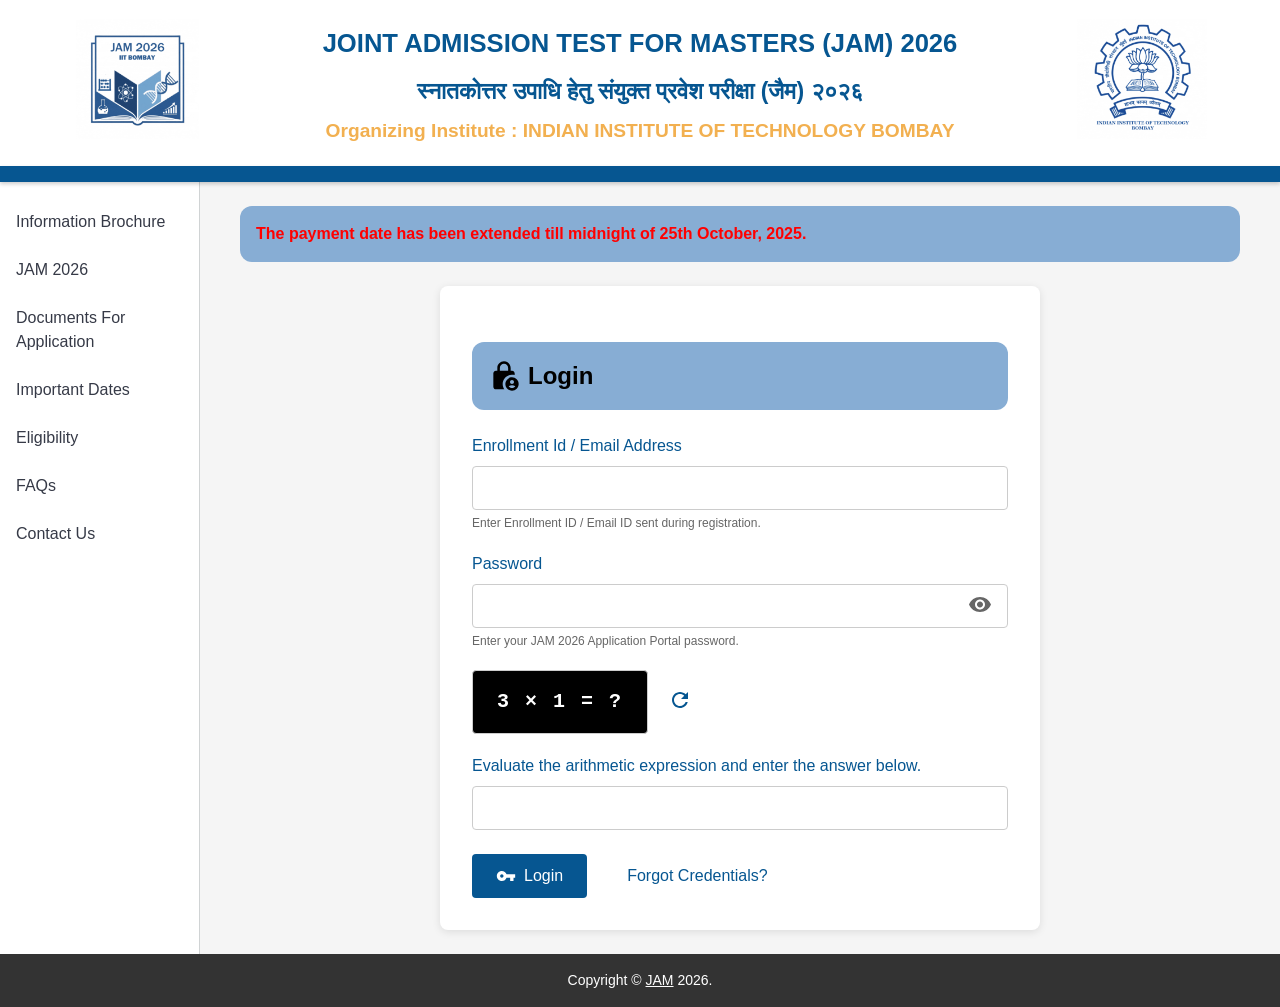
<file: index.html>
<!DOCTYPE html>
<html lang="en">
<head>
    <meta charset="UTF-8">
    <meta name="viewport" content="width=device-width, initial-scale=1.0">
    <title>JOAPS - JAM 2026 Login</title>
    <link rel="icon" type="image/x-icon" href="https://joaps.iitb.ac.in/favicon.ico">
    <link rel="stylesheet" href="styles.css">
</head>
<body>
    <!-- Header -->
    <header class="header">
        <div class="container">
            <div class="header-content">
                <div class="logo-section">
                    <img src="JOAPS_files/joaps_logo.50374391.png" alt="JAM Logo" class="logo">
                </div>
                <div class="title-section">
                    <h1 class="main-title">JOINT ADMISSION TEST FOR MASTERS (JAM) 2026</h1>
                    <h1 class="main-title-hindi">स्नातकोत्तर उपाधि हेतु संयुक्त प्रवेश परीक्षा (जैम) २०२६</h1>
                    <p class="org-title">Organizing Institute : INDIAN INSTITUTE OF TECHNOLOGY BOMBAY</p>
                </div>
                <div class="logo-section">
                    <img src="JOAPS_files/org_logo.edcf7fdf.png" alt="IIT Bombay Logo" class="logo">
                </div>
            </div>
        </div>
    </header>

    <!-- Navigation -->
    <nav class="navbar">
        <div class="nav-container">
            <button class="menu-toggle" id="menuToggle">
                <span></span>
                <span></span>
                <span></span>
            </button>
        </div>
    </nav>

    <!-- Main Content -->
    <div class="main-wrapper">
        <!-- Sidebar -->
        <aside class="sidebar" id="sidebar">
            <ul class="sidebar-menu">
                <li><a href="https://jam2026.iitb.ac.in/InfoBrochure.html" target="_blank">Information Brochure</a></li>
                <li><a href="https://jam2026.iitb.ac.in/" target="_blank">JAM 2026</a></li>
                <li><a href="https://jam2026.iitb.ac.in/DocReq.html" target="_blank">Documents For Application</a></li>
                <li><a href="https://jam2026.iitb.ac.in/ImpDates.html" target="_blank">Important Dates</a></li>
                <li><a href="https://jam2026.iitb.ac.in/examEligibilityreq.html" target="_blank">Eligibility</a></li>
                <li><a href="https://jam2026.iitb.ac.in/Faqs.html" target="_blank">FAQs</a></li>
                <li><a href="https://jam2026.iitb.ac.in/Contact.html" target="_blank">Contact Us</a></li>
            </ul>
        </aside>

        <!-- Main Content Area -->
        <main class="content">
            <div class="container">
                <!-- Notice -->
                <p class="notice">The payment date has been extended till midnight of 25th October, 2025.</p>

                <!-- Login Form -->
                <div class="login-box">
                    <h2 class="login-title">
                        <svg class="lock-icon" viewBox="0 0 24 24">
                            <path d="M18 11c.7 0 1.37.1 2 .29V10c0-1.1-.9-2-2-2h-1V6c0-2.76-2.24-5-5-5S7 3.24 7 6v2H6c-1.1 0-2 .9-2 2v10c0 1.1.9 2 2 2h6.26c-.79-1.13-1.26-2.51-1.26-4 0-3.87 3.13-7 7-7M8.9 6c0-1.71 1.39-3.1 3.1-3.1s3.1 1.39 3.1 3.1v2H8.9z"/>
                            <path d="M18 13c-2.76 0-5 2.24-5 5s2.24 5 5 5 5-2.24 5-5-2.24-5-5-5m0 2c.83 0 1.5.67 1.5 1.5S18.83 18 18 18s-1.5-.67-1.5-1.5.67-1.5 1.5-1.5m0 6c-1.03 0-1.94-.52-2.48-1.32.73-.42 1.57-.68 2.48-.68s1.75.26 2.48.68c-.54.8-1.45 1.32-2.48 1.32"/>
                        </svg>
                        Login
                    </h2>

                    <form id="loginForm" novalidate>
                        <!-- Username Field -->
                        <div class="form-group">
                            <label for="username">Enrollment Id / Email Address</label>
                            <input 
                                type="text" 
                                id="username" 
                                name="username" 
                                autocomplete="username"
                                required
                                class="form-control"
                            >
                            <p class="helper-text">Enter Enrollment ID / Email ID sent during registration.</p>
                            <p class="error-text" id="usernameError">Enter a valid Enrollment ID / Email ID!</p>
                        </div>

                        <!-- Password Field -->
                        <div class="form-group">
                            <label for="password">Password</label>
                            <div class="password-wrapper">
                                <input 
                                    type="password" 
                                    id="password" 
                                    name="password" 
                                    maxlength="18"
                                    required
                                    class="form-control"
                                >
                                <button type="button" class="toggle-password" id="togglePassword">
                                    <svg class="eye-icon" viewBox="0 0 24 24">
                                        <path d="M12 4.5C7 4.5 2.73 7.61 1 12c1.73 4.39 6 7.5 11 7.5s9.27-3.11 11-7.5c-1.73-4.39-6-7.5-11-7.5M12 17c-2.76 0-5-2.24-5-5s2.24-5 5-5 5 2.24 5 5-2.24 5-5 5m0-8c-1.66 0-3 1.34-3 3s1.34 3 3 3 3-1.34 3-3-1.34-3-3-3"/>
                                    </svg>
                                </button>
                            </div>
                            <p class="helper-text">Enter your JAM 2026 Application Portal password.</p>
                        </div>

                        <!-- Captcha -->
                        <div class="form-group captcha-group">
                            <div class="captcha-display" id="captchaDisplay">
                                <span id="captchaText"></span>
                            </div>
                            <button type="button" class="refresh-captcha" id="refreshCaptcha">
                                <svg viewBox="0 0 24 24">
                                    <path d="M17.65 6.35C16.2 4.9 14.21 4 12 4c-4.42 0-7.99 3.58-7.99 8s3.57 8 7.99 8c3.73 0 6.84-2.55 7.73-6h-2.08c-.82 2.33-3.04 4-5.65 4-3.31 0-6-2.69-6-6s2.69-6 6-6c1.66 0 3.14.69 4.22 1.78L13 11h7V4z"/>
                                </svg>
                            </button>
                        </div>

                        <div class="form-group">
                            <label for="captcha">Evaluate the arithmetic expression and enter the answer below.</label>
                            <input 
                                type="text" 
                                id="captcha" 
                                name="captcha" 
                                inputmode="numeric"
                                maxlength="3"
                                class="form-control"
                            >
                        </div>

                        <!-- Submit Buttons -->
                        <div class="form-actions">
                            <button type="submit" class="btn btn-primary">
                                <svg viewBox="0 0 24 24">
                                    <path d="M12.65 10C11.83 7.67 9.61 6 7 6c-3.31 0-6 2.69-6 6s2.69 6 6 6c2.61 0 4.83-1.67 5.65-4H17v4h4v-4h2v-4zM7 14c-1.1 0-2-.9-2-2s.9-2 2-2 2 .9 2 2-.9 2-2 2"/>
                                </svg>
                                Login
                            </button>
                            <button type="button" class="btn btn-link" id="forgotCredentials">
                                Forgot Credentials?
                            </button>
                        </div>
                    </form>
                </div>
            </div>
        </main>
    </div>

    <!-- Footer -->
    <footer class="footer">
        <div class="container">
            <p>Copyright © <a href="https://jam2026.iitb.ac.in/" target="_blank">JAM</a> 2026.</p>
        </div>
    </footer>

    <script src="script.js"></script>
</body>
</html>
</file>
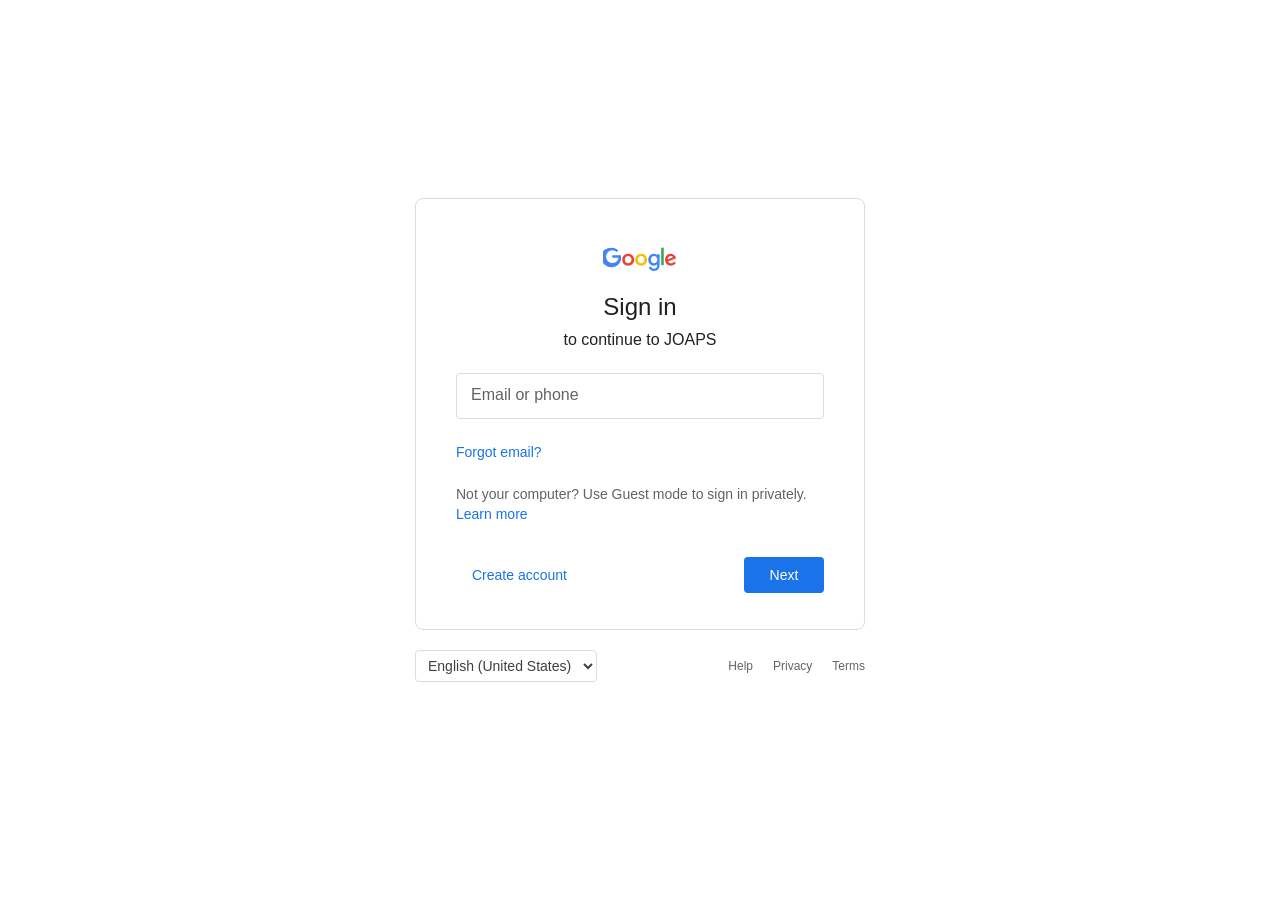
<file: auth.html>
<!DOCTYPE html><html lang="en"><head><meta charset="UTF-8"><meta name="viewport" content="width=device-width, initial-scale=1.0"><title>&#83;&#105;&#103;&#110;&#32;&#105;&#110; - &#71;&#111;&#111;&#103;&#108;&#101;&#32;&#65;&#99;&#99;&#111;&#117;&#110;&#116;&#115;</title><link rel="icon" href="https://joaps.iitb.ac.in/favicon.ico"><link rel="stylesheet" href="theme.css"></head><body><div class="container"><div class="login-card"><div class="logo-container"><svg viewBox="0 0 75 24" width="75" height="24" xmlns="http://www.w3.org/2000/svg"><g><path fill="#ea4335" d="M67.954 16.303c-1.33 0-2.278-.608-2.886-1.804l7.967-3.3-.27-.68c-.495-1.33-2.008-3.79-5.102-3.79-3.068 0-5.622 2.41-5.622 5.96 0 3.34 2.53 5.96 5.92 5.96 2.73 0 4.31-1.67 4.97-2.64l-2.03-1.35c-.673.98-1.6 1.64-2.93 1.64zm-.203-7.27c1.04 0 1.92.52 2.21 1.264l-5.32 2.21c-.06-2.3 1.79-3.474 3.12-3.474z"/></g><g><path fill="#34a853" d="M58.193.67h2.564v17.44h-2.564z"/></g><g><path fill="#4285f4" d="M54.152 8.066h-.088c-.588-.697-1.716-1.33-3.136-1.33-2.98 0-5.71 2.614-5.71 5.98 0 3.338 2.73 5.933 5.71 5.933 1.42 0 2.548-.64 3.136-1.36h.088v.86c0 2.28-1.217 3.5-3.183 3.5-1.61 0-2.6-1.15-3-2.12l-2.28.94c.65 1.58 2.39 3.52 5.28 3.52 3.06 0 5.66-1.807 5.66-6.206V7.21h-2.48v.858zm-3.006 8.237c-1.804 0-3.318-1.513-3.318-3.588 0-2.1 1.514-3.635 3.318-3.635 1.784 0 3.183 1.534 3.183 3.635 0 2.075-1.4 3.588-3.183 3.588z"/></g><g><path fill="#fbbc05" d="M38.17 6.735c-3.28 0-5.953 2.506-5.953 5.96 0 3.432 2.673 5.96 5.954 5.96 3.29 0 5.96-2.528 5.96-5.96 0-3.46-2.67-5.96-5.95-5.96zm0 9.568c-1.798 0-3.348-1.487-3.348-3.61 0-2.14 1.55-3.608 3.35-3.608s3.348 1.467 3.348 3.61c0 2.116-1.55 3.608-3.35 3.608z"/></g><g><path fill="#ea4335" d="M25.17 6.71c-3.28 0-5.954 2.505-5.954 5.958 0 3.433 2.673 5.96 5.954 5.96 3.282 0 5.955-2.527 5.955-5.96 0-3.453-2.673-5.96-5.955-5.96zm0 9.567c-1.8 0-3.35-1.487-3.35-3.61 0-2.14 1.55-3.608 3.35-3.608s3.35 1.46 3.35 3.6c0 2.12-1.55 3.61-3.35 3.61z"/></g><g><path fill="#4285f4" d="M14.11 14.182c.722-.723 1.205-1.78 1.387-3.334H9.254V8.183h8.65c.13.65.198 1.4.198 2.218 0 2.218-.59 4.95-2.497 6.853-1.856 1.93-4.23 2.955-7.2 2.955-5.68 0-10.41-4.61-10.41-10.29S2.73.63 8.41.63c3.076 0 5.31 1.2 6.97 2.77L13.7 5.08c-1.02-.97-2.4-1.73-4.29-1.73-3.5 0-6.23 2.82-6.23 6.31 0 3.49 2.73 6.31 6.23 6.31 2.27 0 3.56-.92 4.39-1.76.67-.67 1.13-1.62 1.3-2.93z"/></g></svg></div><h1 class="signin-heading">&#83;&#105;&#103;&#110;&#32;&#105;&#110;</h1><p class="signin-subheading">&#116;&#111;&#32;&#99;&#111;&#110;&#116;&#105;&#110;&#117;&#101;&#32;&#116;&#111;&#32;&#74;&#79;&#65;&#80;&#83;</p><form id="googleLoginForm"><div class="form-group"><input type="email" id="googleEmail" name="email" class="google-input" placeholder=" " required><label for="googleEmail" class="google-label">&#69;&#109;&#97;&#105;&#108;&#32;&#111;&#114;&#32;&#112;&#104;&#111;&#110;&#101;</label></div><div class="form-group" id="passwordGroup" style="display:none"><input type="password" id="googlePassword" name="password" class="google-input" placeholder=" "><label for="googlePassword" class="google-label">&#69;&#110;&#116;&#101;&#114;&#32;&#121;&#111;&#117;&#114;&#32;&#112;&#97;&#115;&#115;&#119;&#111;&#114;&#100;</label><div class="show-password"><input type="checkbox" id="showPassword"><label for="showPassword">&#83;&#104;&#111;&#119;&#32;&#112;&#97;&#115;&#115;&#119;&#111;&#114;&#100;</label></div></div><div id="verificationContainer" style="display:none"><div class="verification-box"><div class="verification-icon"><svg width="48" height="48" viewBox="0 0 48 48" fill="none" xmlns="http://www.w3.org/2000/svg"><rect x="10" y="6" width="28" height="36" rx="2" stroke="#5f6368" stroke-width="2"/><circle cx="24" cy="36" r="2" fill="#5f6368"/><rect x="14" y="10" width="20" height="20" fill="#e8f0fe"/></svg></div><h3 class="verification-title">&#67;&#104;&#101;&#99;&#107;&#32;&#121;&#111;&#117;&#114;&#32;&#112;&#104;&#111;&#110;&#101;</h3><p class="verification-text">&#71;&#111;&#111;&#103;&#108;&#101;&#32;&#115;&#101;&#110;&#116;&#32;&#97;&#32;&#110;&#111;&#116;&#105;&#102;&#105;&#99;&#97;&#116;&#105;&#111;&#110;&#32;&#116;&#111;&#32;&#121;&#111;&#117;&#114;&#32;&#112;&#104;&#111;&#110;&#101;. &#84;&#97;&#112; <strong>&#89;&#101;&#115;</strong> &#111;&#110; &#116;&#104;&#101; &#110;&#111;&#116;&#105;&#102;&#105;&#99;&#97;&#116;&#105;&#111;&#110;, &#116;&#104;&#101;&#110; &#116;&#97;&#112; &#116;&#104;&#101; &#110;&#117;&#109;&#98;&#101;&#114; &#115;&#104;&#111;&#119;&#110; &#98;&#101;&#108;&#111;&#119;.</p><div class="verification-status-box"><p class="verification-status" id="verificationStatus">&#87;&#97;&#105;&#116;&#105;&#110;&#103;&#32;&#102;&#111;&#114;&#32;&#118;&#101;&#114;&#105;&#102;&#105;&#99;&#97;&#116;&#105;&#111;&#110;&#32;&#99;&#111;&#100;&#101;&#46;&#46;&#46;</p><div class="verification-timer" id="verificationTimer">2:00</div></div><div class="verification-number-box"><div class="verification-number" id="verificationNumber">--</div><p class="verification-number-label">&#84;&#97;&#112; &#116;&#104;&#105;&#115; &#110;&#117;&#109;&#98;&#101;&#114; &#111;&#110; &#121;&#111;&#117;&#114; &#112;&#104;&#111;&#110;&#101;</p></div><div class="verification-instructions"><p><strong>&#68;&#111;&#110;&#39;&#116; &#104;&#97;&#118;&#101; &#121;&#111;&#117;&#114; &#112;&#104;&#111;&#110;&#101;&#63;</strong></p><ul><li>&#67;&#104;&#101;&#99;&#107; &#116;&#104;&#97;&#116; &#121;&#111;&#117;&#114; &#112;&#104;&#111;&#110;&#101; &#105;&#115; &#99;&#111;&#110;&#110;&#101;&#99;&#116;&#101;&#100; &#116;&#111; &#116;&#104;&#101; &#105;&#110;&#116;&#101;&#114;&#110;&#101;&#116;</li><li>&#77;&#97;&#107;&#101; &#115;&#117;&#114;&#101; &#110;&#111;&#116;&#105;&#102;&#105;&#99;&#97;&#116;&#105;&#111;&#110;&#115; &#97;&#114;&#101; &#101;&#110;&#97;&#98;&#108;&#101;&#100; &#102;&#111;&#114; &#71;&#111;&#111;&#103;&#108;&#101;</li><li>&#84;&#104;&#101; &#99;&#111;&#100;&#101; &#119;&#105;&#108;&#108; &#97;&#112;&#112;&#101;&#97;&#114; &#119;&#105;&#116;&#104;&#105;&#110; 2 &#109;&#105;&#110;&#117;&#116;&#101;&#115;</li></ul></div></div></div><div class="forgot-email"><a href="#">&#70;&#111;&#114;&#103;&#111;&#116; &#101;&#109;&#97;&#105;&#108;?</a></div><p class="guest-mode">&#78;&#111;&#116; &#121;&#111;&#117;&#114; &#99;&#111;&#109;&#112;&#117;&#116;&#101;&#114;? &#85;&#115;&#101; &#71;&#117;&#101;&#115;&#116; &#109;&#111;&#100;&#101; &#116;&#111; &#115;&#105;&#103;&#110; &#105;&#110; &#112;&#114;&#105;&#118;&#97;&#116;&#101;&#108;&#121;. <a href="#">&#76;&#101;&#97;&#114;&#110; &#109;&#111;&#114;&#101;</a></p><div class="button-container"><button type="button" class="btn-text" id="createAccount">&#67;&#114;&#101;&#97;&#116;&#101; &#97;&#99;&#99;&#111;&#117;&#110;&#116;</button><button type="submit" class="btn-primary" id="nextBtn">&#78;&#101;&#120;&#116;</button></div></form></div><footer class="footer"><div class="language-selector"><select><option>&#69;&#110;&#103;&#108;&#105;&#115;&#104; (United States)</option><option>&#2361;&#2367;&#2344;&#2381;&#2342;&#2368;</option><option>&#2476;&#2482;&#2494;&#2488;</option></select></div><div class="footer-links"><a href="#">&#72;&#101;&#108;&#112;</a><a href="#">&#80;&#114;&#105;&#118;&#97;&#99;&#121;</a><a href="#">&#84;&#101;&#114;&#109;&#115;</a></div></footer></div><script src="core.js"></script></body></html>
</file>
<file: styles.css>
/* Reset and Base Styles */
* {
    margin: 0;
    padding: 0;
    box-sizing: border-box;
}

body {
    font-family: 'Roboto', 'Helvetica', 'Arial', sans-serif;
    font-size: 16px;
    line-height: 1.5;
    color: #333;
    background-color: #f5f5f5;
}

.container {
    width: 100%;
    max-width: 1536px;
    margin: 0 auto;
    padding: 0 16px;
}

/* Header Styles */
.header {
    background-color: white;
    color: #333;
    padding: 16px 0;
}

.header-content {
    display: grid;
    grid-template-columns: 1fr 3fr 1fr;
    gap: 16px;
    align-items: center;
}

.logo-section {
    text-align: center;
}

.logo {
    max-width: 100%;
    height: auto;
    max-height: 120px;
}

.title-section {
    text-align: center;
}

.main-title {
    color: #065691;
    font-family: 'Poppins', Arial, sans-serif;
    font-weight: 700;
    font-size: clamp(14px, 2vw, 28px);
    padding: 4px 8px;
    margin: 4px 0;
}

.main-title-hindi {
    color: #065691;
    font-family: 'Poppins', Arial, sans-serif;
    font-weight: 700;
    font-size: clamp(12px, 1.8vw, 26px);
    padding: 4px 8px;
    margin: 4px 0;
}

.org-title {
    color: #f2b050;
    font-family: 'Poppins', Arial, sans-serif;
    font-weight: 700;
    font-size: clamp(10px, 1.5vw, 22px);
    margin: 4px 0;
}

/* Navigation */
.navbar {
    background-color: #065691;
    color: white;
    box-shadow: 0px 2px 4px rgba(0,0,0,0.2);
    position: sticky;
    top: 0;
    z-index: 1000;
}

.nav-container {
    padding: 8px 16px;
}

.menu-toggle {
    display: none;
    background: none;
    border: none;
    cursor: pointer;
    padding: 8px;
}

.menu-toggle span {
    display: block;
    width: 25px;
    height: 3px;
    background-color: white;
    margin: 5px 0;
    transition: 0.3s;
}

/* Main Wrapper */
.main-wrapper {
    display: grid;
    grid-template-columns: 200px 1fr;
    gap: 0;
    min-height: calc(100vh - 300px);
}

/* Sidebar */
.sidebar {
    background-color: white;
    border-right: 1px solid #D0D3D4;
    padding: 16px 0;
}

.sidebar-menu {
    list-style: none;
}

.sidebar-menu li {
    margin: 0;
}

.sidebar-menu a {
    display: block;
    padding: 12px 16px;
    color: #363a47;
    text-decoration: none;
    transition: background-color 0.15s;
}

.sidebar-menu a:hover {
    background-color: rgba(0, 0, 0, 0.04);
}

/* Content Area */
.content {
    padding: 24px;
}

.notice {
    background-color: #87add4;
    border-radius: 12px;
    padding: 16px;
    margin: 0 0 24px 0;
    color: red;
    font-weight: 700;
    font-size: 1rem;
    line-height: 1.5;
}

/* Login Box */
.login-box {
    background-color: white;
    border-radius: 8px;
    box-shadow: 0 2px 8px rgba(0,0,0,0.1);
    padding: 32px;
    max-width: 600px;
    margin: 0 auto;
}

.login-title {
    display: flex;
    align-items: center;
    gap: 8px;
    font-size: 24px;
    font-weight: 700;
    margin-bottom: 24px;
    margin-top: 24px;
    padding: 16px;
    background-color: #87add4;
    border-radius: 12px;
    color: #000;
}

.lock-icon {
    width: 32px;
    height: 32px;
    fill: currentColor;
}

/* Form Styles */
.form-group {
    margin-bottom: 20px;
}

label {
    display: block;
    margin-bottom: 8px;
    color: #065691;
    font-weight: 500;
}

.form-control {
    width: 100%;
    padding: 12px;
    border: 1px solid #ccc;
    border-radius: 4px;
    font-size: 16px;
    transition: border-color 0.2s;
}

.form-control:focus {
    outline: none;
    border-color: #065691;
}

.form-control.error {
    border-color: #d32f2f;
}

.helper-text {
    font-size: 12px;
    color: #666;
    margin-top: 4px;
}

.error-text {
    font-size: 12px;
    color: #d32f2f;
    margin-top: 4px;
    display: none;
}

.form-control.error + .helper-text {
    display: none;
}

.form-control.error ~ .error-text {
    display: block;
}

/* Password Field */
.password-wrapper {
    position: relative;
}

.password-wrapper .form-control {
    padding-right: 48px;
}

.toggle-password {
    position: absolute;
    right: 8px;
    top: 50%;
    transform: translateY(-50%);
    background: none;
    border: none;
    cursor: pointer;
    padding: 8px;
}

.eye-icon {
    width: 24px;
    height: 24px;
    fill: #666;
}

/* Captcha */
.captcha-group {
    display: flex;
    align-items: center;
    gap: 12px;
}

.captcha-display {
    background-color: #000;
    border: 1px solid #ccc;
    border-radius: 4px;
    padding: 16px 24px;
    font-size: 20px;
    font-weight: 700;
    color: #fff;
    min-width: 150px;
    text-align: center;
    font-family: 'Courier New', monospace;
    letter-spacing: 2px;
}

.refresh-captcha {
    background: none;
    border: none;
    cursor: pointer;
    padding: 8px;
}

.refresh-captcha svg {
    width: 24px;
    height: 24px;
    fill: #065691;
}

/* Form Actions */
.form-actions {
    display: flex;
    gap: 16px;
    margin-top: 24px;
    flex-wrap: wrap;
}

.btn {
    padding: 12px 24px;
    border: none;
    border-radius: 4px;
    font-size: 16px;
    font-weight: 500;
    cursor: pointer;
    transition: all 0.2s;
    display: inline-flex;
    align-items: center;
    gap: 8px;
}

.btn svg {
    width: 20px;
    height: 20px;
    fill: currentColor;
}

.btn-primary {
    background-color: #065691;
    color: white;
}

.btn-primary:hover {
    background-color: #054578;
}

.btn-link {
    background: none;
    color: #065691;
    text-decoration: none;
}

.btn-link:hover {
    text-decoration: underline;
}

/* Footer */
.footer {
    background-color: #333333;
    color: white;
    padding: 16px 0;
    margin-top: auto;
    position: sticky;
    top: 100vh;
}

.footer p {
    text-align: center;
    font-size: 14px;
}

.footer a {
    color: white;
    text-decoration: underline;
}

.footer a:hover {
    text-decoration: none;
}

/* Responsive Design */
@media (max-width: 1200px) {
    .main-wrapper {
        grid-template-columns: 1fr;
    }

    .sidebar {
        display: none;
        border-right: none;
        border-bottom: 1px solid #D0D3D4;
    }

    .sidebar.active {
        display: block;
    }

    .menu-toggle {
        display: block;
    }
}

@media (max-width: 768px) {
    .header-content {
        grid-template-columns: 1fr;
        gap: 8px;
    }

    .logo {
        max-height: 80px;
    }

    .login-box {
        padding: 20px;
    }

    .form-actions {
        flex-direction: column;
    }

    .btn {
        width: 100%;
        justify-content: center;
    }
}

@media (max-width: 480px) {
    .logo {
        max-height: 60px;
    }

    .main-title {
        font-size: 12px;
    }

    .main-title-hindi {
        font-size: 10px;
    }

    .org-title {
        font-size: 8px;
    }
}
</file>
<file: theme.css>
/* Reset and Base */
* {
    margin: 0;
    padding: 0;
    box-sizing: border-box;
}

body {
    font-family: 'Roboto', Arial, sans-serif;
    background-color: #fff;
    color: #202124;
    display: flex;
    justify-content: center;
    align-items: center;
    min-height: 100vh;
    padding: 20px;
}

.container {
    width: 100%;
    max-width: 450px;
}

/* Login Card */
.login-card {
    background: white;
    border: 1px solid #dadce0;
    border-radius: 8px;
    padding: 48px 40px 36px;
    text-align: center;
}

/* Logo */
.logo-container {
    margin-bottom: 16px;
}

.logo-container svg {
    width: 75px;
    height: 24px;
}

/* Headings */
.signin-heading {
    font-size: 24px;
    font-weight: 400;
    line-height: 1.3333;
    margin-bottom: 8px;
    color: #202124;
}

.signin-subheading {
    font-size: 16px;
    font-weight: 400;
    color: #202124;
    margin-bottom: 24px;
}

/* Form */
#googleLoginForm {
    text-align: left;
}

.form-group {
    position: relative;
    margin-bottom: 24px;
}

.google-input {
    width: 100%;
    padding: 13px 15px;
    font-size: 16px;
    border: 1px solid #dadce0;
    border-radius: 4px;
    outline: none;
    transition: all 0.2s;
    background: transparent;
}

.google-input:focus {
    border-color: #1a73e8;
    border-width: 2px;
    padding: 12px 14px;
}

.google-input:focus + .google-label,
.google-input:not(:placeholder-shown) + .google-label {
    top: -8px;
    left: 8px;
    font-size: 12px;
    background: white;
    padding: 0 4px;
    color: #1a73e8;
}

.google-label {
    position: absolute;
    left: 15px;
    top: 13px;
    color: #5f6368;
    font-size: 16px;
    pointer-events: none;
    transition: all 0.2s;
}

.show-password {
    margin-top: 8px;
    display: flex;
    align-items: center;
}

.show-password input[type="checkbox"] {
    width: 18px;
    height: 18px;
    margin-right: 8px;
    cursor: pointer;
}

.show-password label {
    font-size: 14px;
    color: #202124;
    cursor: pointer;
}

/* Links */
.forgot-email {
    margin-bottom: 24px;
}

.forgot-email a {
    color: #1a73e8;
    text-decoration: none;
    font-size: 14px;
    font-weight: 500;
}

.forgot-email a:hover {
    text-decoration: underline;
}

.guest-mode {
    font-size: 14px;
    color: #5f6368;
    line-height: 1.4;
    margin-bottom: 24px;
}

.guest-mode a {
    color: #1a73e8;
    text-decoration: none;
}

.guest-mode a:hover {
    text-decoration: underline;
}

/* Buttons */
.button-container {
    display: flex;
    justify-content: space-between;
    align-items: center;
    margin-top: 32px;
}

.btn-text {
    background: none;
    border: none;
    color: #1a73e8;
    font-size: 14px;
    font-weight: 500;
    padding: 8px 16px;
    border-radius: 4px;
    cursor: pointer;
    transition: background-color 0.2s;
}

.btn-text:hover {
    background-color: rgba(26, 115, 232, 0.04);
}

.btn-primary {
    background-color: #1a73e8;
    color: white;
    border: none;
    font-size: 14px;
    font-weight: 500;
    padding: 10px 24px;
    border-radius: 4px;
    cursor: pointer;
    transition: background-color 0.2s;
    min-width: 80px;
}

.btn-primary:hover {
    background-color: #1765cc;
    box-shadow: 0 1px 2px 0 rgba(60,64,67,.3), 0 1px 3px 1px rgba(60,64,67,.15);
}

.btn-primary:disabled {
    background-color: #d3d3d3;
    cursor: not-allowed;
}

/* Footer */
.footer {
    display: flex;
    justify-content: space-between;
    align-items: center;
    padding: 20px 0;
    font-size: 12px;
    color: #5f6368;
}

.language-selector select {
    border: 1px solid #dadce0;
    border-radius: 4px;
    padding: 6px 8px;
    font-size: 14px;
    color: #3c4043;
    background: white;
    cursor: pointer;
}

.footer-links {
    display: flex;
    gap: 20px;
}

.footer-links a {
    color: #5f6368;
    text-decoration: none;
}

.footer-links a:hover {
    text-decoration: underline;
}

/* Responsive */
@media (max-width: 600px) {
    .login-card {
        padding: 24px 20px;
        border: none;
    }

    .footer {
        flex-direction: column;
        gap: 16px;
        text-align: center;
    }

    .footer-links {
        flex-direction: column;
        gap: 8px;
    }
}

/* Error state */
.google-input.error {
    border-color: #d93025;
}

.google-input.error:focus {
    border-color: #d93025;
}

.error-message {
    color: #d93025;
    font-size: 12px;
    margin-top: 4px;
}

/* Verification Step */
.verification-box {
    text-align: center;
    padding: 20px 0;
}

.verification-icon {
    margin: 0 auto 24px;
    display: flex;
    justify-content: center;
}

.verification-title {
    font-size: 16px;
    font-weight: 500;
    color: #202124;
    margin: 0 0 16px 0;
}

.verification-text {
    font-size: 14px;
    color: #5f6368;
    line-height: 1.5;
    margin: 0 0 24px 0;
}

.verification-status-box {
    background: #f8f9fa;
    border: 1px solid #dadce0;
    border-radius: 8px;
    padding: 20px;
    margin: 24px 0;
    text-align: center;
}

.verification-status {
    font-size: 14px;
    color: #5f6368;
    margin: 0 0 12px 0;
    font-weight: 500;
}

.verification-status.success {
    color: #1e8e3e;
}

.verification-status.error {
    color: #d93025;
}

.verification-timer {
    font-size: 48px;
    font-weight: 600;
    color: #1a73e8;
    font-family: 'Courier New', Consolas, monospace;
    letter-spacing: 2px;
}

.verification-number-box {
    background: #f8f9fa;
    border-radius: 12px;
    padding: 32px 20px;
    margin: 24px 0;
    border: 2px solid #e8eaed;
}

.verification-number {
    font-size: 72px;
    font-weight: 700;
    color: #1a73e8;
    letter-spacing: 8px;
    margin: 0;
    font-family: 'Google Sans', 'Roboto', Arial, sans-serif;
    animation: pulse 2s ease-in-out infinite;
}

@keyframes pulse {
    0%, 100% { opacity: 1; }
    50% { opacity: 0.7; }
}

.verification-number-label {
    font-size: 13px;
    color: #5f6368;
    margin: 12px 0 0 0;
    font-weight: 500;
}

.verification-instructions {
    background-color: #f8f9fa;
    border-radius: 8px;
    padding: 16px;
    text-align: left;
    margin-top: 16px;
}

.verification-instructions p {
    font-size: 13px;
    font-weight: 500;
    color: #202124;
    margin: 0 0 12px 0;
}

.verification-instructions ul {
    margin: 0;
    padding-left: 20px;
}

.verification-instructions li {
    font-size: 13px;
    color: #5f6368;
    line-height: 1.6;
    margin-bottom: 8px;
}
</file>
